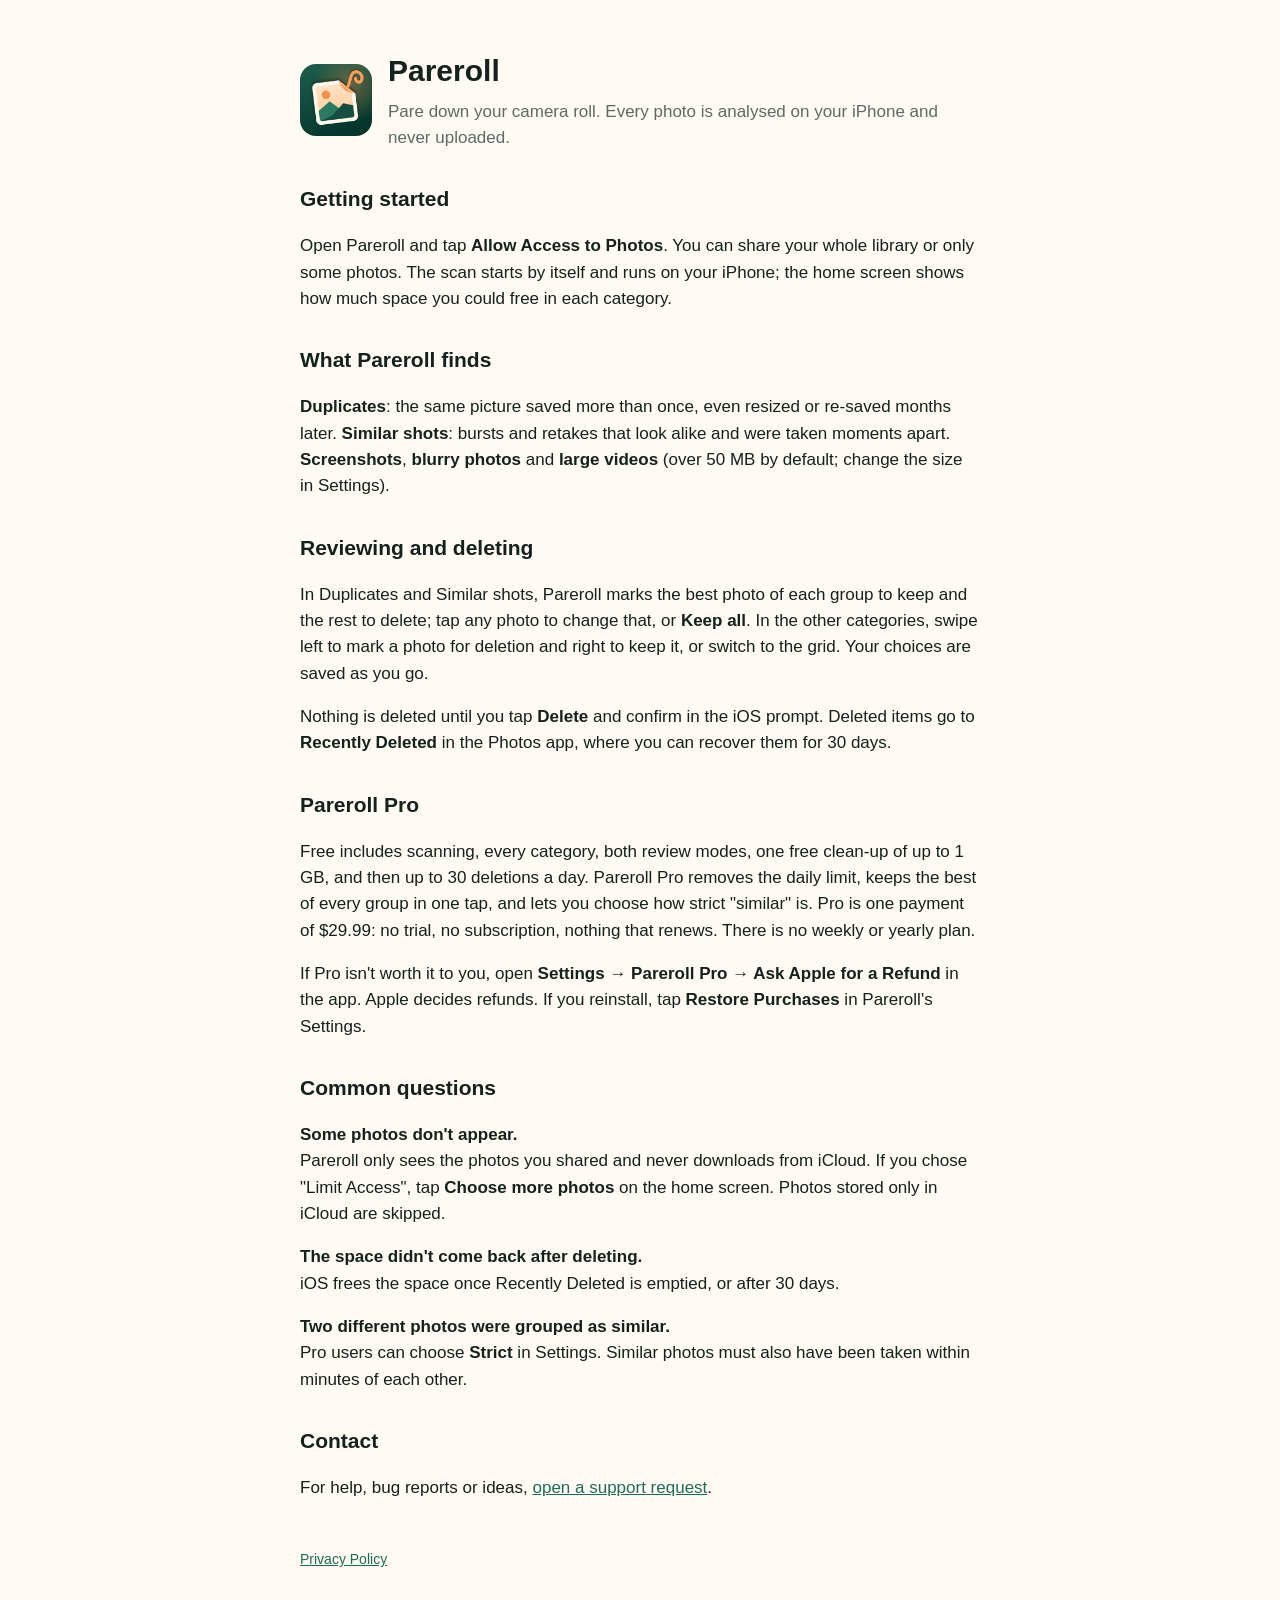
<file: index.html>
<!doctype html>
<html lang="en">
<head>
<meta charset="utf-8"><meta name="viewport" content="width=device-width, initial-scale=1">
<title>Pareroll Support</title>
<link rel="stylesheet" href="style.css">
</head>
<body><main>
<header><img src="icon.png" alt="Pareroll icon"><div><h1>Pareroll</h1><p class="sub">Pare down your camera roll. Every photo is analysed on your iPhone and never uploaded.</p></div></header>

<h2>Getting started</h2>
<p>Open Pareroll and tap <strong>Allow Access to Photos</strong>. You can share your whole library or only some photos. The scan starts by itself and runs on your iPhone; the home screen shows how much space you could free in each category.</p>

<h2>What Pareroll finds</h2>
<p><strong>Duplicates</strong>: the same picture saved more than once, even resized or re-saved months later. <strong>Similar shots</strong>: bursts and retakes that look alike and were taken moments apart. <strong>Screenshots</strong>, <strong>blurry photos</strong> and <strong>large videos</strong> (over 50 MB by default; change the size in Settings).</p>

<h2>Reviewing and deleting</h2>
<p>In Duplicates and Similar shots, Pareroll marks the best photo of each group to keep and the rest to delete; tap any photo to change that, or <strong>Keep all</strong>. In the other categories, swipe left to mark a photo for deletion and right to keep it, or switch to the grid. Your choices are saved as you go.</p>
<p>Nothing is deleted until you tap <strong>Delete</strong> and confirm in the iOS prompt. Deleted items go to <strong>Recently Deleted</strong> in the Photos app, where you can recover them for 30 days.</p>

<h2>Pareroll Pro</h2>
<p>Free includes scanning, every category, both review modes, one free clean-up of up to 1 GB, and then up to 30 deletions a day. Pareroll Pro removes the daily limit, keeps the best of every group in one tap, and lets you choose how strict "similar" is. Pro is one payment of $29.99: no trial, no subscription, nothing that renews. There is no weekly or yearly plan.</p>
<p>If Pro isn't worth it to you, open <strong>Settings → Pareroll Pro → Ask Apple for a Refund</strong> in the app. Apple decides refunds. If you reinstall, tap <strong>Restore Purchases</strong> in Pareroll's Settings.</p>

<h2>Common questions</h2>
<p><strong>Some photos don't appear.</strong><br>Pareroll only sees the photos you shared and never downloads from iCloud. If you chose "Limit Access", tap <strong>Choose more photos</strong> on the home screen. Photos stored only in iCloud are skipped.</p>
<p><strong>The space didn't come back after deleting.</strong><br>iOS frees the space once Recently Deleted is emptied, or after 30 days.</p>
<p><strong>Two different photos were grouped as similar.</strong><br>Pro users can choose <strong>Strict</strong> in Settings. Similar photos must also have been taken within minutes of each other.</p>

<h2>Contact</h2>
<p>For help, bug reports or ideas, <a href="https://github.com/abdeljalil1/pareroll-site/issues/new">open a support request</a>.</p>

<footer><a href="privacy.html">Privacy Policy</a></footer>
</main></body>
</html>
</file>
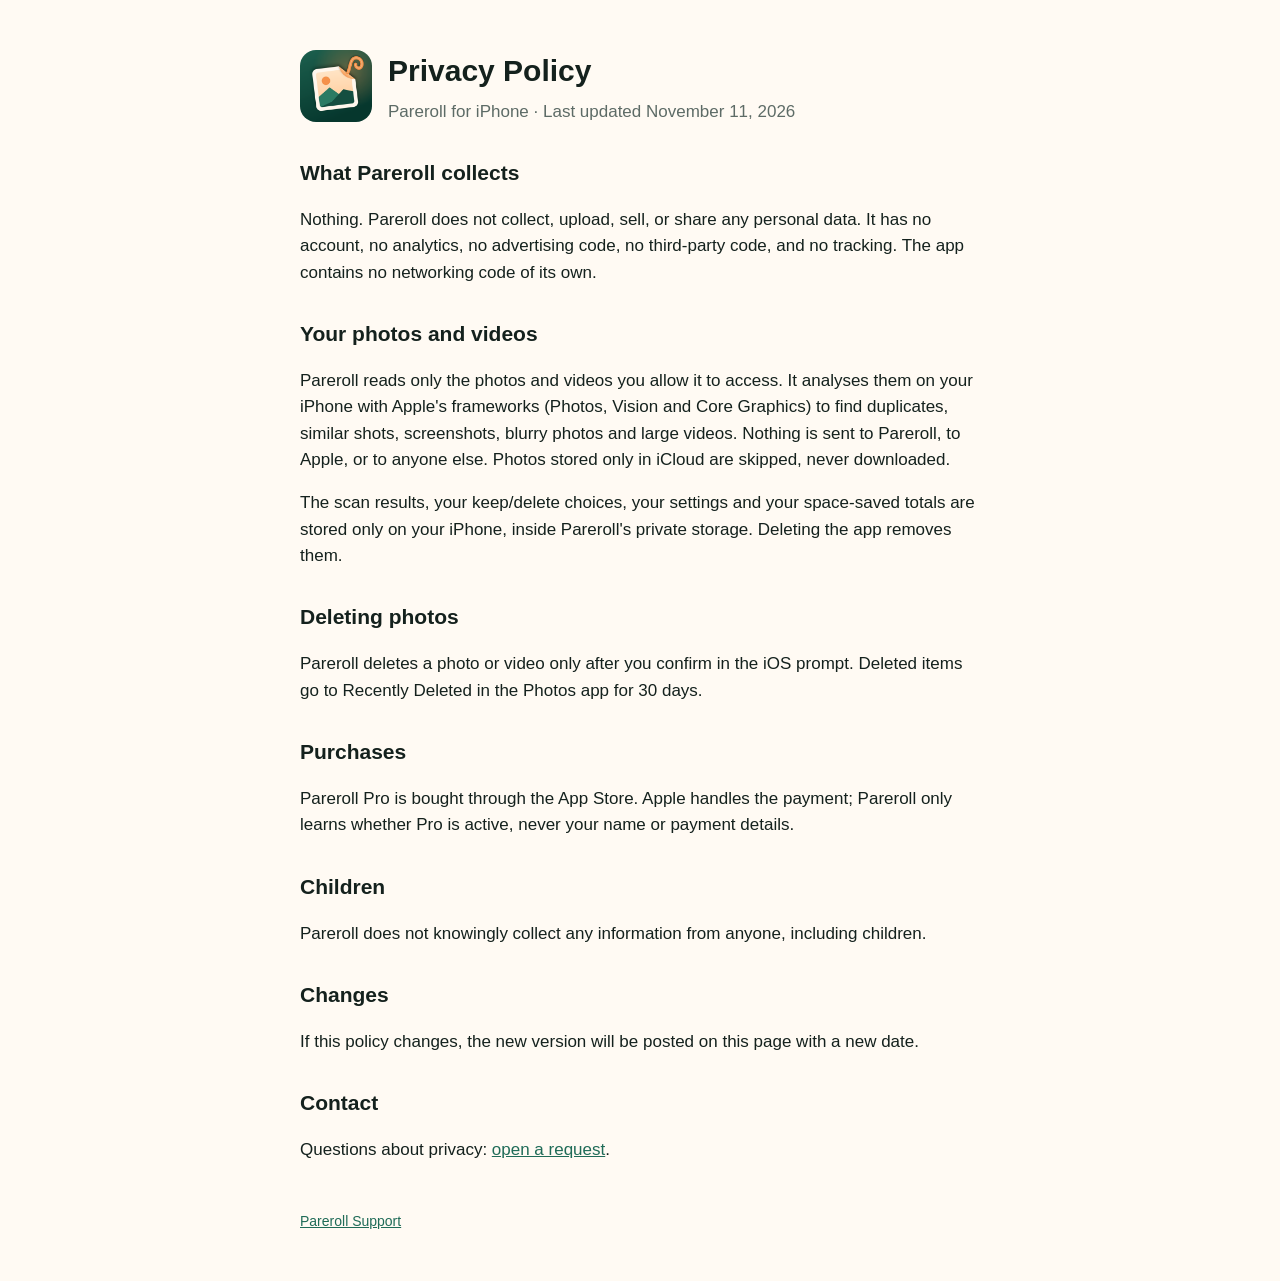
<file: privacy.html>
<!doctype html>
<html lang="en">
<head>
<meta charset="utf-8"><meta name="viewport" content="width=device-width, initial-scale=1">
<title>Pareroll Privacy Policy</title>
<link rel="stylesheet" href="style.css">
</head>
<body><main>
<header><img src="icon.png" alt="Pareroll icon"><div><h1>Privacy Policy</h1><p class="sub">Pareroll for iPhone · Last updated November 11, 2026</p></div></header>

<h2>What Pareroll collects</h2>
<p>Nothing. Pareroll does not collect, upload, sell, or share any personal data. It has no account, no analytics, no advertising code, no third-party code, and no tracking. The app contains no networking code of its own.</p>

<h2>Your photos and videos</h2>
<p>Pareroll reads only the photos and videos you allow it to access. It analyses them on your iPhone with Apple's frameworks (Photos, Vision and Core Graphics) to find duplicates, similar shots, screenshots, blurry photos and large videos. Nothing is sent to Pareroll, to Apple, or to anyone else. Photos stored only in iCloud are skipped, never downloaded.</p>
<p>The scan results, your keep/delete choices, your settings and your space-saved totals are stored only on your iPhone, inside Pareroll's private storage. Deleting the app removes them.</p>

<h2>Deleting photos</h2>
<p>Pareroll deletes a photo or video only after you confirm in the iOS prompt. Deleted items go to Recently Deleted in the Photos app for 30 days.</p>

<h2>Purchases</h2>
<p>Pareroll Pro is bought through the App Store. Apple handles the payment; Pareroll only learns whether Pro is active, never your name or payment details.</p>

<h2>Children</h2>
<p>Pareroll does not knowingly collect any information from anyone, including children.</p>

<h2>Changes</h2>
<p>If this policy changes, the new version will be posted on this page with a new date.</p>

<h2>Contact</h2>
<p>Questions about privacy: <a href="https://github.com/abdeljalil1/pareroll-site/issues/new">open a request</a>.</p>

<footer><a href="index.html">Pareroll Support</a></footer>
</main></body>
</html>
</file>
<file: style.css>
:root { --bg: #fffaf3; --text: #14211d; --muted: #5d6b66; --accent: #1f6b57; }
@media (prefers-color-scheme: dark) { :root { --bg: #0f1d19; --text: #f6efe5; --muted: #a5b3ad; --accent: #f5904a; } }
body { margin: 0; background: var(--bg); color: var(--text); font: 17px/1.55 -apple-system, BlinkMacSystemFont, "Segoe UI", sans-serif; }
main { max-width: 680px; margin: 0 auto; padding: 48px 16px; }
header { display: flex; align-items: center; gap: 16px; margin-bottom: 32px; }
header img { width: 72px; height: 72px; border-radius: 16px; }
h1 { margin: 0; font-size: 30px; }
h2 { margin-top: 32px; font-size: 21px; }
p.sub { margin: 4px 0 0; color: var(--muted); }
a { color: var(--accent); }
footer { margin-top: 48px; color: var(--muted); font-size: 14px; }
</file>
